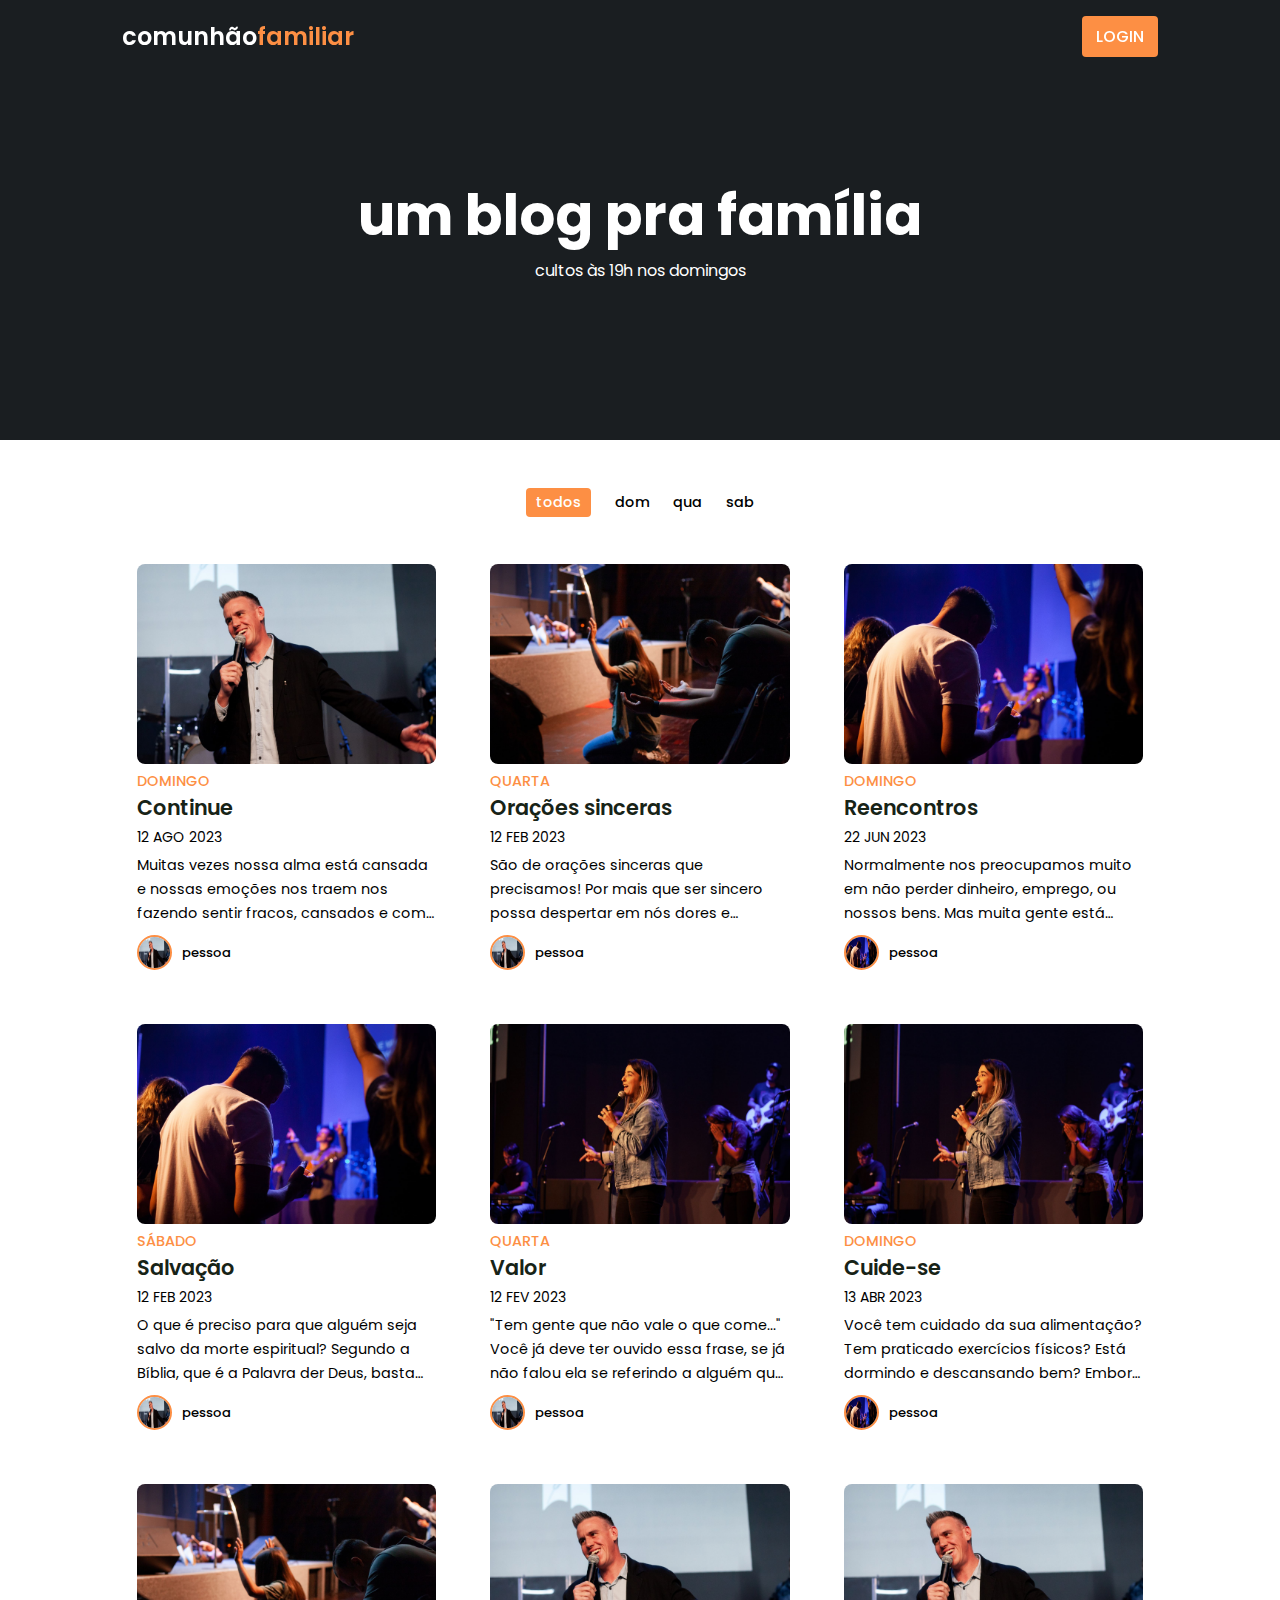
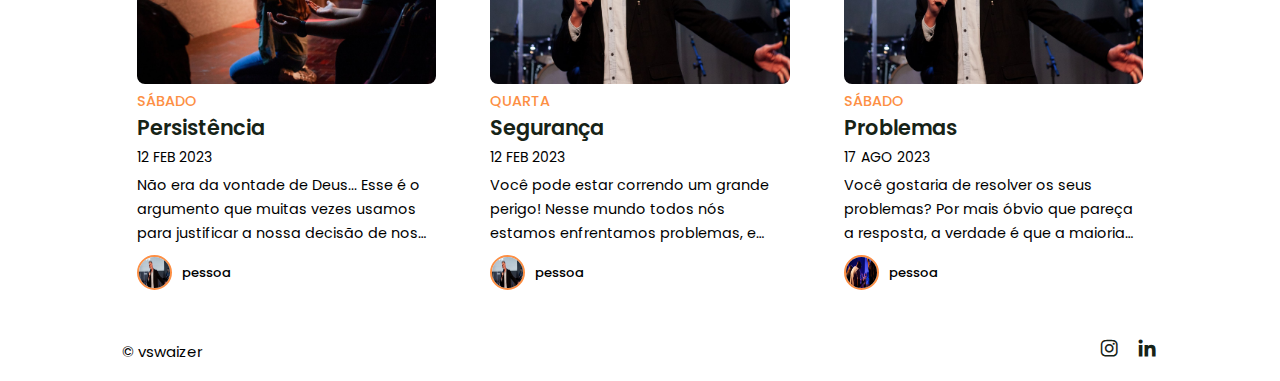
<file: index.html>
<!DOCTYPE html>
<html lang="pt-br">
<head>
    <meta charset="UTF-8">
    <meta name="viewport" content="width=device-width, initial-scale=1.0">
    
    <title>baby blog</title>

    <link rel="stylesheet" href="css/style.css">

    <link href='https://unpkg.com/boxicons@2.1.4/css/boxicons.min.css' rel='stylesheet'>
</head>
<body>

    <header>

        <div class="nav container">

        <a href="#" class="logo">comunhão<span>familiar</span></a>

        <a href="login.html" class="login">Login</a>
        </div>

    </header>
    
    <section class="home" id="home">
        <div class="home-text container">
            <h2 class="home-title">um blog pra família</h2>
            <span class="home-subtitle">cultos às 19h nos domingos</span>
    </div>
    </section>

    <div class="post-filter container">
        <span class="filter-item active-filter" data-filter="all">todos</span>
        <span class="filter-item" data-filter="mobile">dom</span>
        <span class="filter-item" data-filter="tech">qua</span>
        <span class="filter-item" data-filter="design">sab</span>
    </div>

    <section class="post container">

        <div class="post-box mobile">
            <img src="./img/2.jpg" alt="" class="post-img">
            <h2 class="category">Domingo</h2>
            <a href="post-page.html" class="post-title">
                Continue
            </a>
            <span class="post-date">12 Ago 2023</span>
            <p class="post-description">Muitas vezes nossa alma está cansada e nossas emoções nos traem nos fazendo sentir fracos, cansados e com medo. Nesses momentos esquecemos as vitórias que já tivemos no passado, esquecemos as promessas de Deus para nossa vida. E quando nossa fé falha, muitos desistem de seus sonhos e do seu chamado!

                Por isso precisamos olhar menos para os problemas, e mais para Deus, meditando na Palavra e buscando forças no Espírito, tendo como exemplo homens e mulheres que vieram antes de nós, e que muitas vezes enfrentaram desafios muito maiores que os nossos, mas permaneceram firmes e venceram.
                
                No livro de Atos dos Apóstolos, nos capítulos 14 e 17 vemos que Paulo foi muitas vezes perseguido, difamado, agredido, preso e até sofreu tentativas de assassinato, tudo por causa de sua obediência em cumprir o chamado que recebeu de Jesus. Mas apesar de tudo isso, Paulo não desistiu!</p>
            
            <div class="profile">
                <img src="./img/2.jpg" alt="" class="profile-img">
                <span class="profile-name">pessoa</span>
            </div>
        </div>
        
        <div class="post-box tech">
            <img src="./img/5.jpg" alt="" class="post-img">
            <h2 class="category">Quarta</h2>
            <a href="post-page.html" class="post-title">
                Orações sinceras
            </a>
            <span class="post-date">12 Feb 2023</span>
            <p class="post-description">São de orações sinceras que precisamos!

                Por mais que ser sincero possa despertar em nós dores e amarguras que estão no mais profundo do nosso ser, a sinceridade é um dos poucos mecanismos que gera em nós consciência e ação.
                
                É apenas quando entendemos através da sinceridade que existe algo de errado, que conseguimos tratar aquela dor. Por vezes negligenciamos de nós mesmos e até de Deus o que sentimos.
                
                Mas, você já deve der ouvido que o Senhor não invade corações né? Porque de fato Ele não faz isso, e é por isso que as orações, duras e sinceras são necessárias, para que Deus consiga lhe ajudar no processo de restauração.
                
                Ana, orou com sinceridade falando para Deus sobre como o seu coração se sentia, foi através desta oração que ela alcançou os frutos.
                
                Você pode dizer que pra Deus como se sente, ele está sempre disposto a ouvir a sua sinceridade.
                
                “Assim, aproximemo-nos de Deus com um coração sincero e com plena convicção de fé, tendo os corações aspergidos para nos purificar de uma consciência culpada e os nossos corpos lavados com água pura”. Hebreus 10:22
                
                #sinceridade #oração #comunhaofamiliar</p>
            
            <div class="profile">
                <img src="./img/2.jpg" alt="" class="profile-img">
                <span class="profile-name">pessoa</span>
            </div>
        </div>

        <div class="post-box mobile">
            <img src="./img/3.jpg" alt="" class="post-img">
            <h2 class="category">Domingo</h2>
            <a href="post-page.html" class="post-title">
                Reencontros
            </a>
            <span class="post-date">22 jun 2023</span>
            <p class="post-description">Normalmente nos preocupamos muito em não perder dinheiro, emprego, ou nossos bens. Mas muita gente está perdendo os filhos, os amigos, o cônjuge, e parece não dar a mesma importância. Nos preocupamos demais com as coisas e esquecemos as pessoas!

                Jesus contou três histórias em Lucas 15, para ilustrar a importância que devemos dar às pessoas que Deus nos deu. Ele contou sobre uma ovelha que se perdeu do rebanho, de uma moeda valiosa perdida, e de um filho que decide deixar a casa do pai, se perdendo em um mundo de ilusão.
                
                O pastor talvez tenha sido negligente ao não perceber que uma ovelha lentamente se afastava do rebanho ao longo do dia, até se perder totalmente. Mas ao perceber a perda, ele deixou tudo para trás e correu em busca da ovelha perdida, e com grande esforço a trouxe de volta carregando em seus ombros.
                
                Como a ovelha, ninguém se perde de uma hora para outra. Pessoas feridas vão se afastando dia após dia, sem nos darmos conta disso! É preciso estar disposto a pagar o alto preço de buscar quem se perdeu, e curar suas feridas.
                
                A dona de casa talvez tenha sido negligente ao manter sua casa suja. Mas ao sentir falta de sua moeda, ela decidiu iluminar e limpar sua casa para poder reencontrar aquele objeto de valor. Muitas pessoas valiosas estão se perdendo dentro de casa, e é necessário trazer a luz do Evangelho para dentro das famílias, e tomar atitude para transformar a situação.
                
                Filhos que se viam como escravos de um pai distante, irmãos que se viam como estranhos e concorrentes, um pai que não demonstrava afeto e não compartilhava seu coração com os filhos... Foi necessário que houvesse uma perda, para que o filho desse valor à casa do pai, para que o pai conseguisse abraçar seu filho, e para que a identidade do irmão fosse restaurada.
                
                Você não precisa perder alguém para só então dar valor. Invista tempo com pessoas que você ama, promova encontros, compartilhe do seu coração com seus filhos, cônjuge e amigos. Decida construir relacionamentos saudáveis.
                
                Mas se você perdeu alguém, talvez ainda haja oportunidade para um reencontro. Lute por aqueles que você ama!
                
                #comunhaofamiliar</p>
            
            <div class="profile">
                <img src="./img/3.jpg" alt="" class="profile-img">
                <span class="profile-name">pessoa</span>
            </div>
        </div>
        
        <div class="post-box design">
            <img src="./img/3.jpg" alt="" class="post-img">
            <h2 class="category">sábado</h2>
            <a href="post-page.html" class="post-title">
                Salvação
            </a>
            <span class="post-date">12 Feb 2023</span>
            <p class="post-description">O que é preciso para que alguém seja salvo da morte espiritual?

                Segundo a Bíblia, que é a Palavra der Deus, basta que essa pessoa reconheça que só há salvação por meio de Jesus Cristo, e declare essa fé pedindo a Ele que a perdoe os seus pecados e assuma o controle de sua vida.
                
                Mas como uma pessoa que vive distante de Deus poderá chamar por Jesus se de fato ela nem conhece Jesus? E como ela vai conhecer Jesus se ninguém apresentar Jesus a ela? E quem vai apresentar Jesus ao mundo se ninguém for treinado e empoderado para isso? (Romanos 10:13-15)
                
                Todos nós como cristãos nos alegramos ao ver pessoas se convertendo a Cristo. Queremos ver cultos lotados com pessoas adorando a Deus e sendo curadas, libertas e transformadas. Todos nós queremos uma sociedade mais justa, sem miséria e violência.
                
                Mas a maioria de nós está esperando que outras pessoas façam alguma coisa, que os pastores resolvam tudo sozinhos, ou ainda que Deus decida fazer o nosso trabalho. Mas o fato é que todos nós temos uma responsabilidade diante de Deus com relação aos perdidos e aos que sofrem. E essa responsabilidade não pode ser transferida a ninguém. Você também vai ter que prestar contas diante de Deus!
                
                Jesus foi um missionário! Ele foi enviado por Deus para salvar a humanidade. Ele deixou tudo para trás por amor, serviu e se sacrificou por nós. Agora cabe a nós imitarmos nosso Mestre e fazermos aquilo que Ele fez e nos ordenou fazer. Isso é ser um verdadeiro cristão!
                
                Algumas pessoas são chamadas para atravessar o mundo e pregar o Evangelho a povos tão diferentes, em lugares muito distantes. Outros suportam esses missionários com orações e ofertas de recursos financeiros. Mas todos nós temos um campo missionário e precisamos pregar o Evangelho aos nossos vizinhos e amigos.
                
                Jesus não nos deu uma sugestão quando nos mandou ir e pregar o Evangelho a todas as nações! Não é opcional obedecer, foi uma ordem! Preguem o Evangelho a todas as pessoas, ensinem essas pessoas, ajudem elas a se tornarem discípulos de Cristo, e batizem elas em nome do Pai, do Filho e do Espírito Santo. (Marcos 16:15 / Mateus 28:19-20)
                
                Faça alguma coisa por alguém ainda hoje!
                
                #comunhaofamiliar</p>
            
            <div class="profile">
                <img src="./img/2.jpg" alt="" class="profile-img">
                <span class="profile-name">pessoa</span>
            </div>
        </div>
        
        <div class="post-box tech">
            <img src="./img/4.jpg" alt="" class="post-img">
            <h2 class="category">quarta</h2>
            <a href="post-page.html" class="post-title">
                Valor
            </a>
            <span class="post-date">12 Fev 2023</span>
            <p class="post-description">"Tem gente que não vale o que come..."

                Você já deve ter ouvido essa frase, se já não falou ela se referindo a alguém que cometeu erros. Costumamos medir o valor de uma pessoa baseado no dinheiro ou cargo que ela ocupa, na fama que tem, ou em seu nível de aparente religiosidade.
                
                Mas Jesus não vê as pessoas como o mundo as vê! Ele não nos avalia pelo que temos ou podemos oferecer, mas por quem somos no plano original de Deus. E porque fomos criados para sermos imagem e semelhança do Pai e cumprirmos um propósito eterno, Ele pagou o preço mais alto pela nossa vida!
                
                Jesus não hesitou em entrar na casa daqueles que a sociedade desprezava! Ele tocou naqueles que eram chamados de impuros, honrou os que não tinham mais honra, preferiu as ruas aos palácios. Mesmo sendo Deus, escolheu se esvaziar de si mesmo, se tornar humano e servo de todos, por amor! (Filipenses 2:5-11)
                
                Nossos erros podem ter consequências nesta vida, mas não anulam o amor de Deus por nós. Ele escolheu o caminho de Samaria só para poder se encontrar com uma mulher considerada adúltera e impura. Ele tinha a intenção de mudar a história daquela mulher e salvar toda aquela aldeia. (João 4:3-43)
                
                Ele escolheu entrar na casa de Mateus, o traidor de seus irmãos judeus, e mudar a história daquele homem, fazendo dele um discípulo. Nenhum daqueles que o Pai lhe deu será abandonado, jamais! (Mateus 9:9-13) (João 6:37-40)
                
                Existe esperança para todos! Existe esperança para você! Jesus se interessa pela tua história. Ele quer restaurar o seu propósito e mudar o seu destino. Você tem valor para Deus!
                
                “Porque Deus amou o mundo de tal maneira que deu o seu Filho unigênito, para que todo aquele que nele crê não pereça, mas tenha a vida eterna. Porque Deus enviou o seu Filho ao mundo, não para que condenasse o mundo, mas para que o mundo fosse salvo por ele.” (João 3:16,17)
                
                #comunhaofamiliar</p>
            
            <div class="profile">
                <img src="./img/2.jpg" alt="" class="profile-img">
                <span class="profile-name">pessoa</span>
            </div>
        </div>

        <div class="post-box mobile">
            <img src="./img/4.jpg" alt="" class="post-img">
            <h2 class="category">domingo</h2>
            <a href="post-page.html" class="post-title">
                Cuide-se
            </a>
            <span class="post-date">13 Abr 2023</span>
            <p class="post-description">Você tem cuidado da sua alimentação? Tem praticado exercícios físicos? Está dormindo e descansando bem?

                Embora nem sempre colocamos em prática, todos nós sabemos muita coisa sobre cuidados com o corpo, sobre ter uma vida saudável e sobre como evitar doenças.
                
                Mas poucas pessoas sabem cuidar da saúde da alma. E quando a alma adoece, consequentemente o corpo padece. Então remediamos o corpo, tentando resolver o sintoma ao invés de atacarmos a causa. A alma continua doente, e aos poucos vamos morrendo!
                
                No desespero em tentar satisfazer a alma, recorremos às coisas, à busca por prazer, por sucesso segundo o padrão que nos é vendido nas redes sociais. Vivemos relacionamentos superficiais e tentamos convencer a todos que estamos felizes e que temos a vida perfeita.
                
                O resultado é depressão, ansiedade, crises... A conta chega e a vida cobra caro pela negligência! Nada que este mundo possa oferecer é suficiente para satisfazer a nossa alma. Mas existe solução para a alma ferida!
                
                Quando cultivamos um relacionamento íntimo com Deus através da oração, meditação na Palavra, e do servir as pessoas e a Igreja, nossa alma encontra paz e satisfação.
                
                Jesus veio para nos dar vida abundante, ou seja, viver com Ele é muito mais do que apenas sobreviver! Ele nos chama: Venham até mim vocês que estão cansados e sobre carregados, e Eu vos aliviarei!
                
                Não descuide da saúde de sua alma. Enquanto boa alimentação e exercícios físicos prolongam sua vida terrena, relacionamento com Deus te dá a vida eterna! Cuide do corpo para ter saúde física, mas cuide da alma para ter uma vida plena!
                
                #comunhaofamiliar</p>
            
            <div class="profile">
                <img src="./img/3.jpg" alt="" class="profile-img">
                <span class="profile-name">pessoa</span>
            </div>
        </div>
        
        <div class="post-box design">
            <img src="./img/5.jpg" alt="" class="post-img">
            <h2 class="category">sábado</h2>
            <a href="post-page.html" class="post-title">
                Persistência
            </a>
            <span class="post-date">12 Feb 2023</span>
            <p class="post-description">Não era da vontade de Deus...
                Esse é o argumento que muitas vezes usamos para justificar a nossa decisão de nos acomodar quando não recebemos imediatamente o que estávamos esperando.
                
                Você já notou como as crianças são dramáticas quando desejam algo? Mas já observou que em pouco tempo geralmente mudam de ideia e desejam outra coisa? Na maioria das vezes elas não sabem o que precisam e estão apenas sendo movidas por impulso ou influência de
                outros.
                
                Isso explica o porquê de muitas vezes Deus não nos responder na mesma velocidade que desejamos e não nos dar exatamente o que queremos. Deus deseja uma igreja madura, capaz de suportar o peso do chamado e a responsabilidade que as bençãos carregam. Existem
                bençãos inimagináveis preparadas para nós (1Coríntios 2:9), mas Deus não entrega coisas grandes nas mãos de gente imatura.
                
                Nossa atitude em permanecer crendo nas promessas, persistindo nos dias difíceis e lutando por aquilo que queremos e desejamos agrada o coração de Deus e nos habilita para as bençãos que Ele quer nos dar.
                
                Um bom exemplo de posicionamento encontramos na Bíblia, em Números 27:1-11. Cinco
                mulheres, filhas de um mesmo pai, decidiram se posicionar e lutar pelo direito de sua família, e Deus ordenou justiça a favor delas.
                
                Se queremos receber as bençãos que Deus já nos prometeu em Sua Palavra, precisamos entender as seguintes verdades:
                
                1- Deus vai agir a nosso favor! A Palavra diz que quem confia no Senhor nunca será abalado e
                não sairá frustrado.
                2- Precisamos ter coragem! A Palavra diz que as portas do inferno não resistem ao poder de Deus que flui através de nós, a Igreja.
                3- Somos livres! Cristo nos libertou e nada nos separa do Seu Amor. O diabo não tem mais poder para nos deter e aprisionar.
                4- Somos autoridade! Somos filhos e filhas de Deus, embaixadores do céu na terra. Temos que
                andar e agir conforme a nossa identidade em Cristo.
                5- Estamos em um tempo favorável. Sim! Independente das notícias ruins que venham de fora, este é o tempo que o Senhor escolheu para se manifestar entre nós!
                
                #adcomunhaofamiliar </p>
            
            <div class="profile">
                <img src="./img/2.jpg" alt="" class="profile-img">
                <span class="profile-name">pessoa</span>
            </div>
        </div>
        
        <div class="post-box tech">
            <img src="./img/2.jpg" alt="" class="post-img">
            <h2 class="category">Quarta</h2>
            <a href="post-page.html" class="post-title">
                Segurança
            </a>
            <span class="post-date">12 Feb 2023</span>
            <p class="post-description">Você pode estar correndo um grande perigo!

                Nesse mundo todos nós estamos enfrentamos problemas, e alguns problemas tem o potencial de nos destruir. Muitos de nós estão passando por crises nos relacionamentos ou finanças, por doenças ou por conflitos internos. Lutamos contra inimigos internos e externos.
                
                Mas existe alguma segurança? Existe alguma coisa possamos fazer para nos proteger e não sermos destruídos? Sim! A Palavra de Deus nos ensina que não estamos sós, pois Deus está conosco e deseja cuidar de nós.
                
                Muitas vezes pensamos que Deus habita em lugares físicos, como dentro de templos, por exemplo. Ou ainda há quem pense que Deus é alguém muito distante que eventualmente nos visita, especialmente em momentos de culto.
                
                Mas a Palavra nos ensina que Deus habita entre o Seu povo, ou seja, que Deus mora na Igreja. E sabemos que igreja não é composta de prédios, mas de pessoas que creem. Deus está conosco o tempo todo, ainda que sem aparência, muitas vezes sem manifestações!
                
                O problema é quando nós não habitamos em Deus, mas simplesmente O visitamos quando temos necessidades ou quando nos emocionamos em um culto. Não podemos ser visitantes da presença de Deus, mas habitantes!
                
                Quem habita na presença de Deus encontra segurança contra as ameaças da vida. Quem habita na presença de Deus encontra paz, alegria e prazer em viver mesmo em dias difíceis. Deus não é um Deus distante e inalcançável, mas nós muitas vezes somos. Resistimos à voz do Espírito e fugimos da intimidade com Ele!
                
                Não deixe as ameaças do mundo te destruírem. Cultive um relacionamento íntimo com esse Deus que está tão pertinho de você e que deseja habitar em você. Deus em nós, e nós em Deus, esse é o desejo do Pai!
                
                "Aquele que habita no esconderijo do Altíssimo, à sombra do Onipotente descansará.
                Direi do Senhor: Ele é o meu Deus, o meu refúgio, a minha fortaleza, e nele confiarei."
                (Salmos 91:1-2)
                
                #adcomunhaofamiliar</p>
            
            <div class="profile">
                <img src="./img/2.jpg" alt="" class="profile-img">
                <span class="profile-name">pessoa</span>
            </div>
        </div>

        <div class="post-box design">
            <img src="./img/2.jpg" alt="" class="post-img">
            <h2 class="category">sábado</h2>
            <a href="post-page.html" class="post-title">
                Problemas
            </a>
            <span class="post-date">17 Ago 2023</span>
            <p class="post-description">Você gostaria de resolver os seus problemas?

                Por mais óbvio que pareça a resposta, a verdade é que a maioria das pessoas não quer resolver seus problemas.
                
                A maioria prefere fugir da realidade e fingir que está tudo bem, enquanto vão
                morrendo aos poucos, sem reagir. Muita gente carrega culpa, mágoa e traumas, e simplesmente se acostuma a conviver com os problemas sem tentar resolvê-los.
                
                Problemas não resolvidos destroem famílias e relacionamentos, destroem as finanças, a saúde física e emocional, e destroem a vida espiritual e ministerial do cristão.
                
                Na Bíblia encontramos o exemplo de Moisés, que fugiu do Egito após cometer um grave erro. Mas um encontro com o Senhor confrontou Moisés e o levou de volta. Ele teve que encarar o seu passado para poder cumprir com o seu propósito. (Êxodo 3:2-11)
                
                Não permita que erros do
                passado ainda mantenham você longe do seu propósito!
                
                Jacó cometeu um erro e acabou fugindo para longe de casa. Mas ele precisou voltar e encarar seus medos. Um encontro com o Senhor transformou o destino de Jacó. (Gênesis 32:1-7/ 33:1-4)
                
                Não permita que o medo te faça ir cada vez mais longe, sempre fugindo, carregando um peso sobre seus ombros.
                
                Um grupo de religiosos levou uma mulher pecadora até Jesus, querendo apedreja-la até a morte para cumprir a lei. Mas Jesus confrontou o pecado daqueles acusadores, que constrangidos foram embora, poupando a vida daquela mulher. (João 8:2-11)
                
                Não tente fugir dos seus problemas apontando o problema dos outros.
                
                Um jovem rico e religioso se aproximou de Jesus buscando a vida eterna, mas o seu coração era apegado demais aos bens que possuía. Por isso Jesus confrontou o problema daquele jovem, mas aquele jovem escolheu fugir e não encarar aquilo que estava lhe roubando a vida espiritual (Mateus 19:16-24)
                
                Não se apegue aos problemas como se fossem animais de estimação, pois eles vão devorar você!
                
                Entenda que o confronto de Deus é uma declaração de amor. Quem não ama, não se importa ao ver alguém errando e sofrendo. Mas Deus deseja que sejamos livres das dores do passado, e por isso nos desafia a nos posicionar diante dessa Palavra.
                
                #comunhaofamiliar</p>
            
            <div class="profile">
                <img src="./img/3.jpg" alt="" class="profile-img">
                <span class="profile-name">pessoa</span>
            </div>
        </div>
    </section>


    <div class="footer container">
        <p>&#169; vswaizer</p>
        <div class="social">
            <a href="#"><i class='bx bxl-instagram'></i></a>
            <a href="#"><i class='bx bxl-linkedin'></i></a>
        </div>
    </div>






    
    <script src="https://code.jquery.com/jquery-2.2.4.js" integrity="sha256-iT6Q9iMJYuQiMWNd9lDyBUStIq/8PuOW33aOqmvFpqI=" crossorigin="anonymous"></script>
    <script src="./js/main.js"></script>
</body>
</html>
</file>
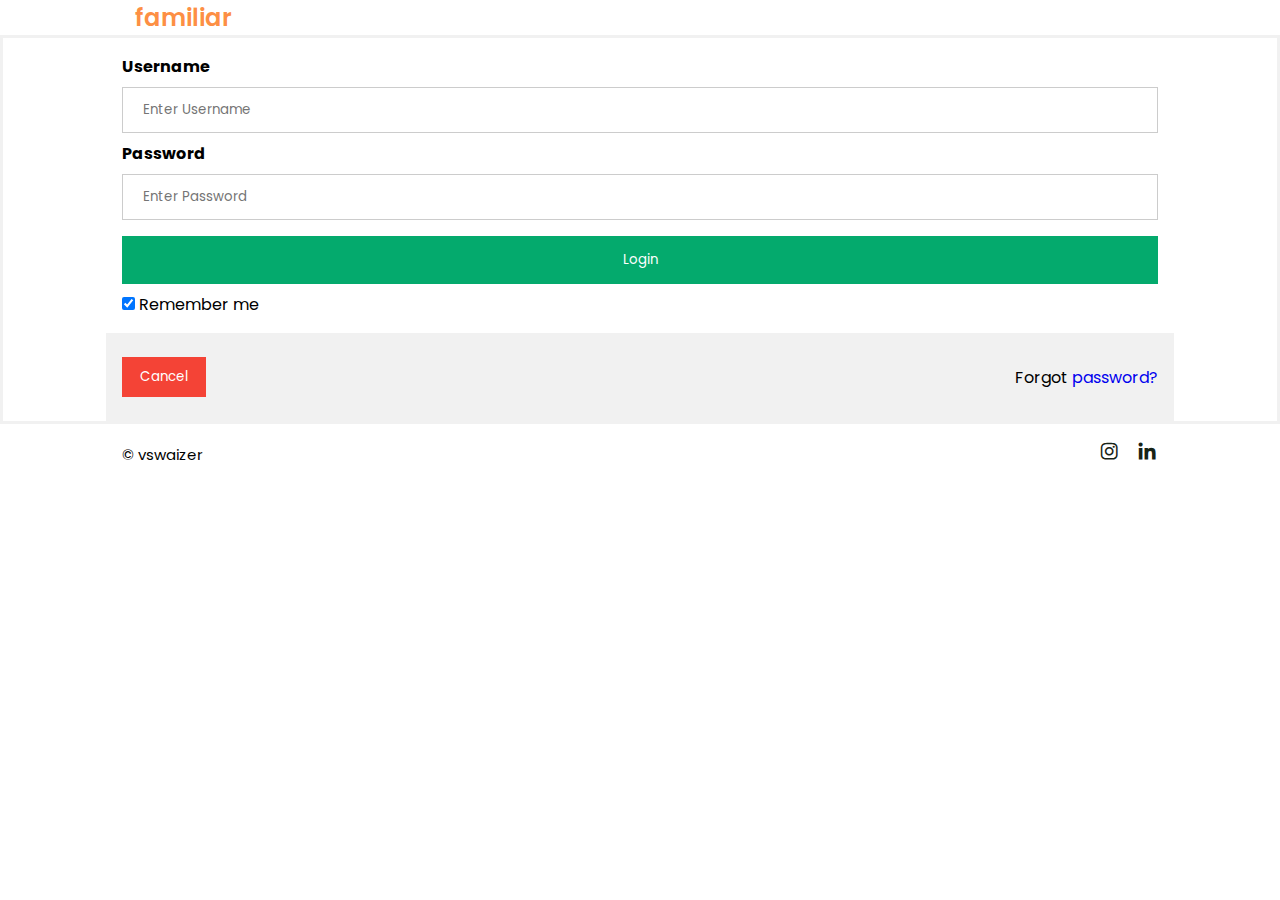
<file: login.html>
<!DOCTYPE html>
<html lang="pt-br">
<head>
    <meta charset="UTF-8">
    <meta name="viewport" content="width=device-width, initial-scale=1.0">
    
    <title>loginnnnnnnnnnn </title>

    <link rel="stylesheet" href="css/style.css">

    <link href='https://unpkg.com/boxicons@2.1.4/css/boxicons.min.css' rel='stylesheet'>
</head>
<body>

  <a href="#" class="logo">comunhão<span>familiar</span></a>
    <form action="action_page.php" method="post">
      
        <div class="container">
          <label for="uname"><b>Username</b></label>
          <input type="text" placeholder="Enter Username" name="uname" required>
      
          <label for="psw"><b>Password</b></label>
          <input type="password" placeholder="Enter Password" name="psw" required>
      
          <div>
            <button type="submit">Login</button>
          </div>

          <label>
            <input type="checkbox" checked="checked" name="remember"> Remember me
          </label>
        </div>
      
        <div class="container" style="background-color:#f1f1f1">
          <button type="button" class="cancelbtn">Cancel</button>
          <span class="psw">Forgot <a href="#">password?</a></span>
        </div>
      </form>

    
    



    <div class="footer container">
        <p>&#169; vswaizer</p>
        <div class="social">
            <a href="#"><i class='bx bxl-instagram'></i></a>
            <a href="#"><i class='bx bxl-linkedin'></i></a>
        </div>
    </div>






    
    <script src="https://code.jquery.com/jquery-2.2.4.js" integrity="sha256-iT6Q9iMJYuQiMWNd9lDyBUStIq/8PuOW33aOqmvFpqI=" crossorigin="anonymous"></script>
    <script src="./js/main.js"></script>
</body>
</html>
</file>
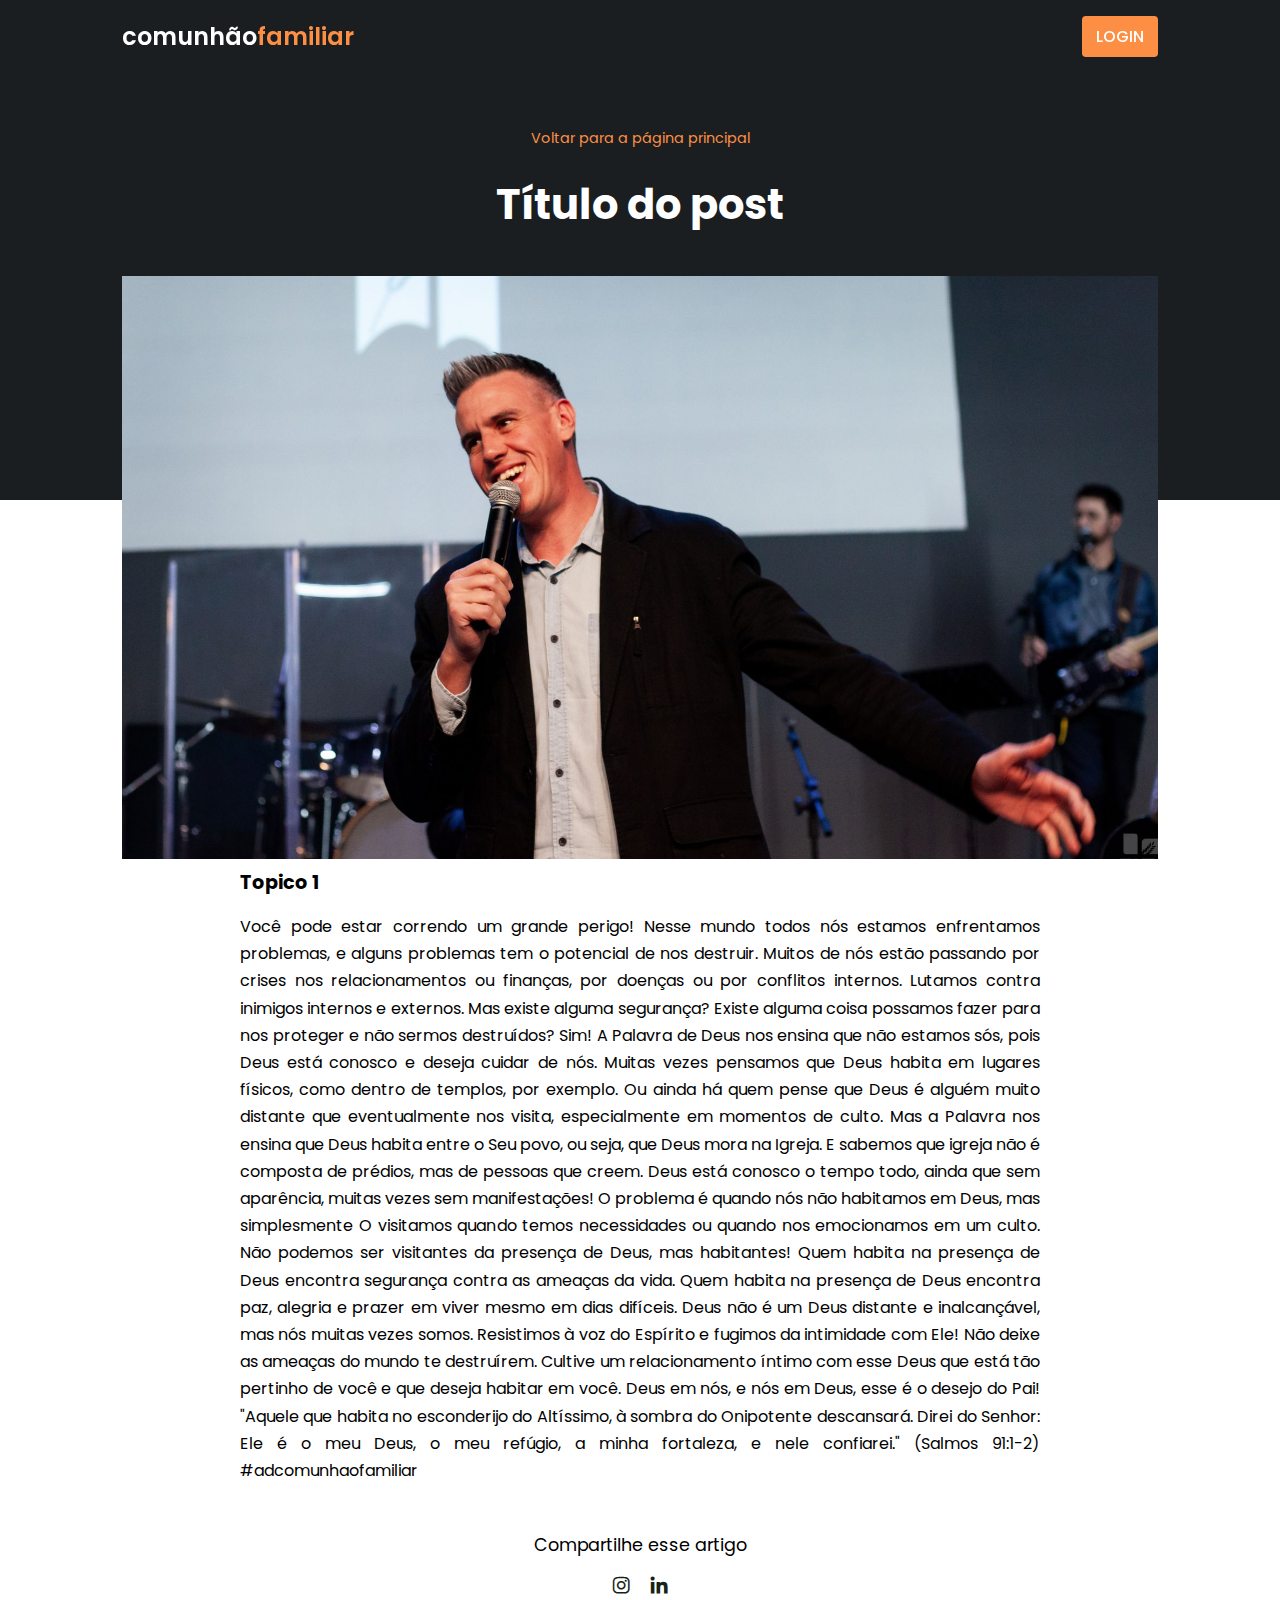
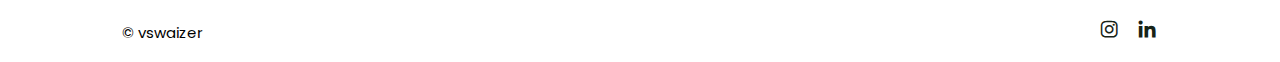
<file: post-page.html>
<!DOCTYPE html>
<html lang="pt-br">
<head>
    <meta charset="UTF-8">
    <meta name="viewport" content="width=device-width, initial-scale=1.0">
    
    <title>post page do baby blog </title>

    <link rel="stylesheet" href="css/style.css">

    <link href='https://unpkg.com/boxicons@2.1.4/css/boxicons.min.css' rel='stylesheet'>
</head>
<body>

    <header>

        <div class="nav container">

            <a href="#" class="logo">comunhão<span>familiar</span></a>

        <a href="#" class="login">Login</a>
        </div>

    </header>
    
    <section class="post-header">
        <div class="header-content post container">

            <a href="index.html" class="back-home">Voltar para a página principal</a>
            
            <h1 class="header-title">Título do post</h1>
        
            <img src="img/2.jpg" alt="" class="header img">
        </div>
    </section>



    
    <section class="post-content post-container">
        <h2 class="sub-heading">Topico 1</h2>
        <p class="post-text">Você pode estar correndo um grande perigo!

            Nesse mundo todos nós estamos enfrentamos problemas, e alguns problemas tem o potencial de nos destruir. Muitos de nós estão passando por crises nos relacionamentos ou finanças, por doenças ou por conflitos internos. Lutamos contra inimigos internos e externos.
            
            Mas existe alguma segurança? Existe alguma coisa possamos fazer para nos proteger e não sermos destruídos? Sim! A Palavra de Deus nos ensina que não estamos sós, pois Deus está conosco e deseja cuidar de nós.
            
            Muitas vezes pensamos que Deus habita em lugares físicos, como dentro de templos, por exemplo. Ou ainda há quem pense que Deus é alguém muito distante que eventualmente nos visita, especialmente em momentos de culto.
            
            Mas a Palavra nos ensina que Deus habita entre o Seu povo, ou seja, que Deus mora na Igreja. E sabemos que igreja não é composta de prédios, mas de pessoas que creem. Deus está conosco o tempo todo, ainda que sem aparência, muitas vezes sem manifestações!
            
            O problema é quando nós não habitamos em Deus, mas simplesmente O visitamos quando temos necessidades ou quando nos emocionamos em um culto. Não podemos ser visitantes da presença de Deus, mas habitantes!
            
            Quem habita na presença de Deus encontra segurança contra as ameaças da vida. Quem habita na presença de Deus encontra paz, alegria e prazer em viver mesmo em dias difíceis. Deus não é um Deus distante e inalcançável, mas nós muitas vezes somos. Resistimos à voz do Espírito e fugimos da intimidade com Ele!
            
            Não deixe as ameaças do mundo te destruírem. Cultive um relacionamento íntimo com esse Deus que está tão pertinho de você e que deseja habitar em você. Deus em nós, e nós em Deus, esse é o desejo do Pai!
            
            "Aquele que habita no esconderijo do Altíssimo, à sombra do Onipotente descansará.
            Direi do Senhor: Ele é o meu Deus, o meu refúgio, a minha fortaleza, e nele confiarei."
            (Salmos 91:1-2)
            
            #adcomunhaofamiliar</p>
       </section>

    <div class="share post-container">
        <span class="share-title">Compartilhe esse artigo</span>
        <div class="social">
            <a href="#"><i class='bx bxl-instagram'></i></a>
            <a href="#"><i class='bx bxl-linkedin'></i></a>
        </div>
    </div>

    <div class="footer container">
        <p>&#169; vswaizer</p>
        <div class="social">
            <a href="#"><i class='bx bxl-instagram'></i></a>
            <a href="#"><i class='bx bxl-linkedin'></i></a>
        </div>
    </div>






    
    <script src="https://code.jquery.com/jquery-2.2.4.js" integrity="sha256-iT6Q9iMJYuQiMWNd9lDyBUStIq/8PuOW33aOqmvFpqI=" crossorigin="anonymous"></script>
    <script src="./js/main.js"></script>
</body>
</html>
</file>
<file: css/style.css>
@import url('https://fonts.googleapis.com/css2?family=Poppins:wght@400;500;600;700&display=swap');
*{
    font-family: 'Poppins', sans-serif;
    margin: 0;
    padding: 0;
    scroll-behavior: smooth;
    scroll-padding-top: 2rem;
    box-sizing: border-box;
}


:root{
    --container-color: #1a1e21;
    --second-color: #fd8f44;
    --text-color: #172317;
    --bg-color: #fff;
}
::selection{
    color: var (--bg-color);
    background: var(--second-color);
}
a{
    text-decoration: none;
}
li{
    list-style: none;
}
img{
    width: 100%;
}
section{
    padding: 3rem 0 2rem;
}
.container {
    max-width: 1068px;
    margin: auto;
    width: 100%;
}

header{
    position: fixed;
    top: 0;
    left: 0;
    width: 100%;
    z-index:200;
}
header.shadow{
    background: var(--bg-color);
    box-shadow: 0 1px 4px hs1(0 4% 14% / 10%);
    transition: 0.4s;
}
header.shadow .logo{
    color: var(--text-color);
}
.nav {
    display: flex;
    align-items: center;
    justify-content: space-between;
    padding: 18px 0;
}
.logo{
    font-size: 1.5rem;
    font-weight: 600;
    color: var(--bg-color);
}
.logo span{
    color: var(--second-color);
}
.login {
    padding: 8px 14px;
    text-transform: uppercase;
    font-weight: 500;
    border-radius: 4px;
    background: var(--second-color);
    color: var(--bg-color);
}
.login:hover{
    background: hs1(24, 98%, 58%);
    transition: 0.3s;
}

.home{
    width: 100%;
    min-height: 440px;
    background: var(--container-color);
    display: grid;
    justify-content: center;
    align-items: center;
}
.home-text{
    color: var(--bg-color);
    text-align: center;
}
.home-title{
    font-size: 3.5rem;
}
.home-subtitle{
    font-size: 1rem;
    font-weight: 400;
}

.post-filter{
    display: flex;
    justify-content: center;
    align-items: center;
    column-gap: 1.5rem;
    margin-top: 2rem !important;
}
.filter-item{
    font-size: 0.9rem;
    font-weight: 500;
    cursor: pointer;
}
.active-filter{
    background: var(--second-color);
    color: var(--bg-color);
    padding: 4px 10px;
    border-radius: 4px;
}

.post{
    display: grid;
    grid-template-columns: repeat(auto-fit,minmax(280px, auto));
    justify-content: center;
    gap: 1.5rem;
}
.post-box{
    background: var(--bg-color);
    box-shadow: 0 4px 14px hs1(355deg 25% 15% / 10% );
    padding: 15px;
    border-radius: 0.5rem;
}
.post-img{
    width: 100%;
    height: 200px;
    object-fit: cover;
    object-position: center;
    border-radius: 0.5rem;
}
.category{
    font-size: 0.9rem;
    font-weight: 500;
    text-transform: uppercase;
    color: var(--second-color);
}
.post-title{
    font-size: 1.3rem;
    font-weight: 600;
    color: var(--text-color);

    display: -webkit-box;
    -webkit-line-clamp: 2;
    -webkit-box-orient: vertical;
    overflow: hidden;
}
.post-date{
    display: flex;
    font-size: 0.875rem;
    text-transform: uppercase;
    font-weight: 400;
    margin-top: 4px;
}
.post-description{
    font-size: 0.9rem;
    line-height: 1.5rem;
    margin: 5px 0 10px;

    display: -webkit-box;
    -webkit-line-clamp: 3;
    -webkit-box-orient: vertical;
    overflow: hidden    
}
.profile{
    display: flex;
    align-items: center;
    gap: 10px;
}
.profile-img{
    width: 35px;
    height: 35px;
    border-radius: 50%;
    object-position: cover;
    object-position: center;
    border: 2px solid var(--second-color);
}
.profile-name{
    font-size: 0.82rem;
    font-weight: 500;
}
.footer{
    display: flex;
    justify-content: space-between;
    align-items: center;
    padding: 30px 0;
}
.footer p{
    font-size: 0.938rem;
}
.social{
    display: flex;
    align-items: center;
    column-gap: 1rem;
}
.social .bx{
    font-size: 1.4rem;
    color: var(--text-color);
}
.social .bx:hover{
    color: var(--second-color);
    transition: 0.3s all linear;
}

.post-header{
    width: 100%;
    height: 500px;
    background: var(--container-color);
}
.post-container{
    max-width: 800px;
    margin: auto;
    width: 100%;
}
.header-content{
    display: flex;
    flex-direction: column;
    align-items: center;
    margin-top: 4rem !important;
}
.back-home{
    color: var(--second-color);
    font-size: 0.9rem;
}
.header-title{
    width: 90%;
    font-size: 2.6rem;
    color: var(--bg-color);
    text-align: center;
    margin-bottom: 1rem;
}
.header-img{
    width: 100%;
    height: 420px;
    object-fit: cover;
    object-position: center;
}
.post-content{
    margin-top: 20rem;
}
.sub-heading{
    font-size: 1.2rem;
}
.post-text{
    font-size: 1rem;
    line-height: 1.7rem;
    margin: 1rem 0;
    text-align: justify;
}

.share{
    display: flex;
    flex-direction: column;
    align-items: center;
    row-gap: 1rem;
}
.share-title{
    font-size: 1.1rem;
}
@media(max-width: 1060px){
    .container{
        margin: 0 auto;
        width: 95%;
    }
    .home-text{
        width: 100%;
    }
}

@media(max-width: 768px){
    .nav{
        padding: 10px 0;
    }
    section{
        padding: 2rem 0;
    }
    .header-content{
        margin-top: 3rem;
    }
    .post-content{
        margin-top: 3rem;
        padding: 2em;
    }
}

@media (max-width: 570px){
    .post-header{
        height: 390px;
    }
    .header-title{
        width: 100%;
    }
    .header-img{
        height: 340px;
    }
    .footer{
        flex-direction: column;
        row-gap: 1rem;
        padding: 20px 0;
        text-align: center;
    }
    .logo{
        font-size: 1.5rem;
        font-weight: 600;
        color: var(--text-color);
    }
}

form {
    border: 3px solid #f1f1f1;
  }
  input[type=text], input[type=password] {
    width: 100%;
    padding: 12px 20px;
    margin: 8px 0;
    display: inline-block;
    border: 1px solid #ccc;
    box-sizing: border-box;
  }
  button {
    background-color: #04AA6D;
    color: white;
    padding: 14px 20px;
    margin: 8px 0;
    border: none;
    cursor: pointer;
    width: 100%;
  }
  button:hover {
    opacity: 0.8;
  }
  .cancelbtn {
    width: auto;
    padding: 10px 18px;
    background-color: #f44336;
  }
  .imgcontainer {
    text-align: center;
    margin: 24px 0 12px 0;
  }
  img.avatar {
    width: 40%;
    border-radius: 50%;
  }
  .container {
    padding: 16px;
  }
  span.psw {
    float: right;
    padding-top: 16px;
  }
  @media screen and (max-width: 300px) {
    span.psw {
      display: block;
      float: none;
    }
    .cancelbtn {
      width: 100%;
    }
  }
</file>
